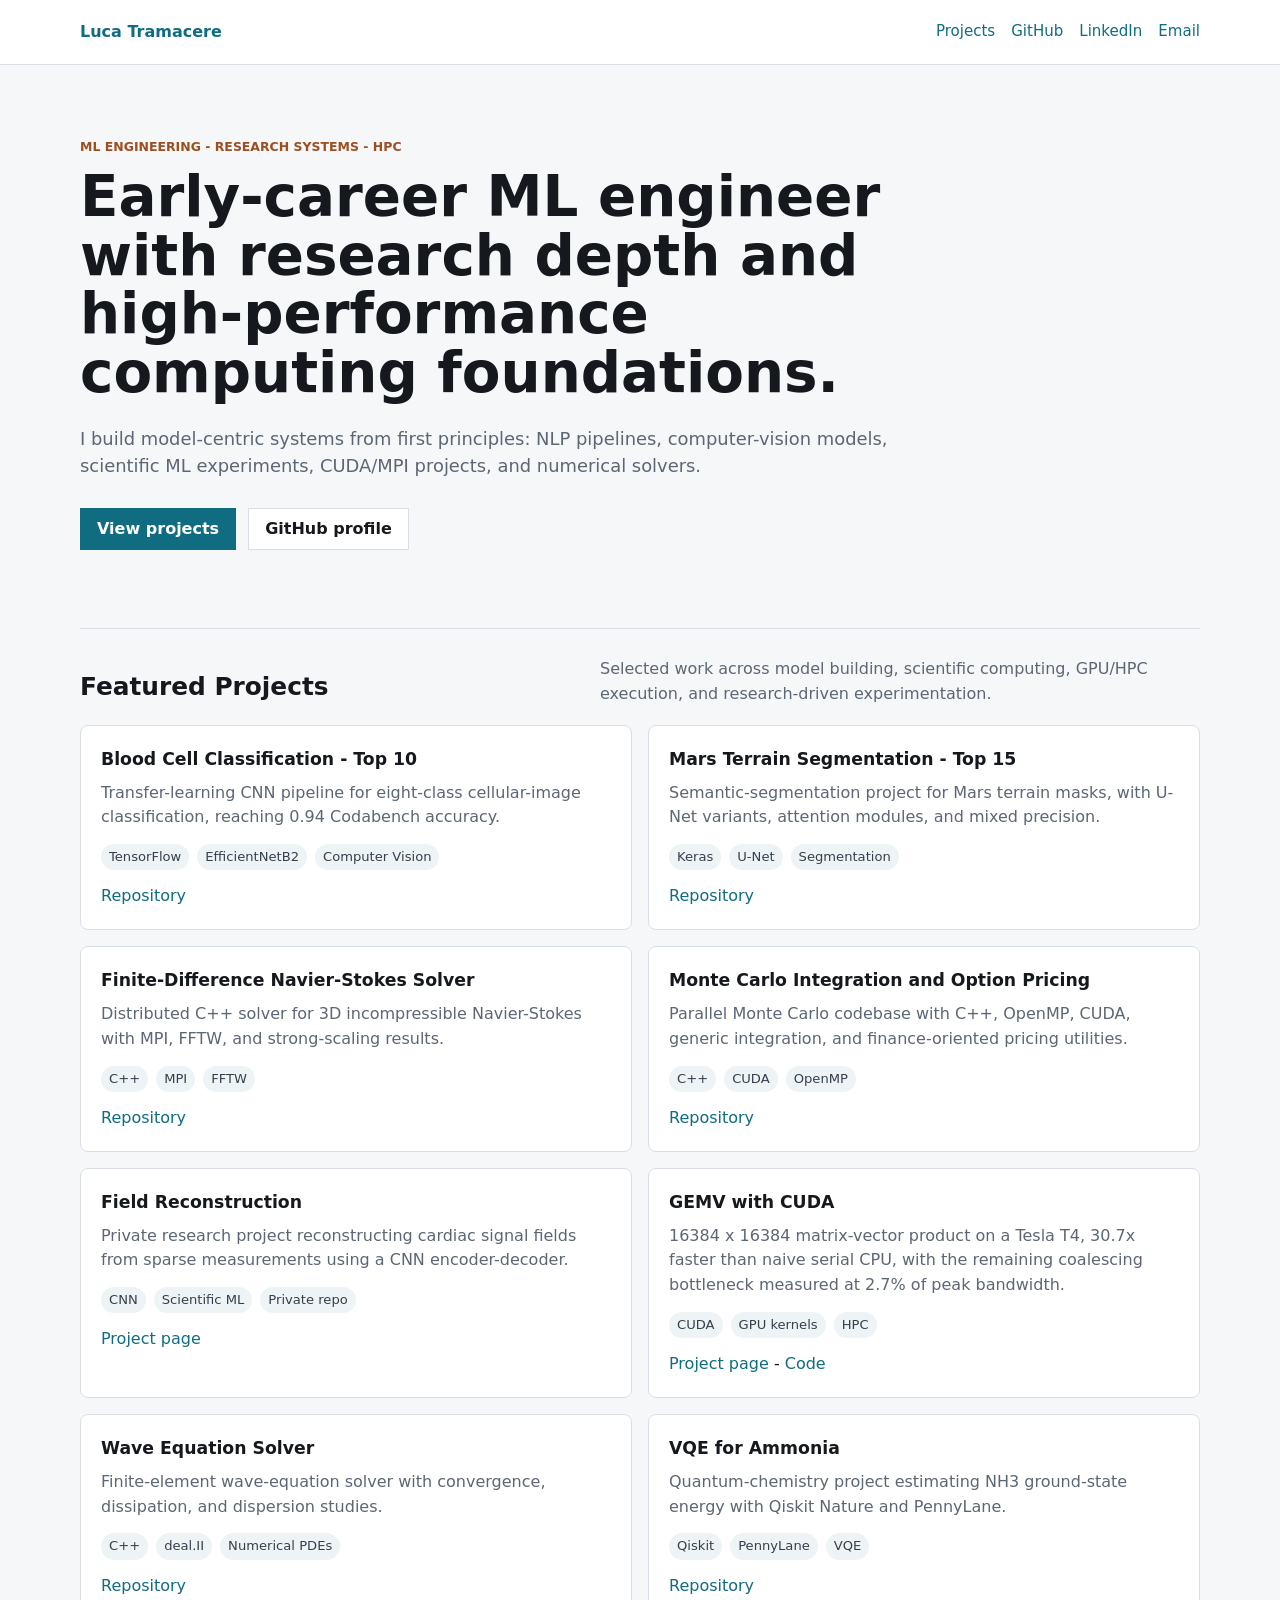
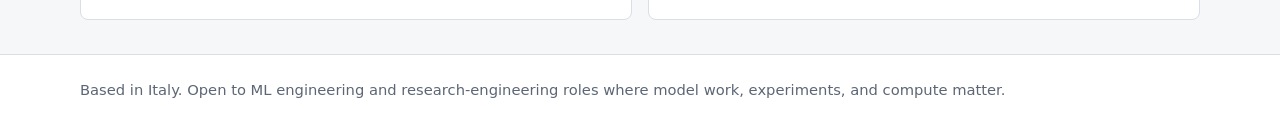
<file: index.html>
<!doctype html>
<html lang="en">
  <head>
    <meta charset="utf-8">
    <meta name="viewport" content="width=device-width, initial-scale=1">
    <title>Luca Tramacere - ML and HPC Portfolio</title>
    <meta name="description" content="Machine learning, research engineering, and high-performance computing portfolio for Luca Tramacere.">
    <link rel="stylesheet" href="styles.css">
  </head>
  <body>
    <header class="site-header">
      <nav class="nav">
        <a class="brand" href="/">Luca Tramacere</a>
        <div class="nav-links">
          <a href="#projects">Projects</a>
          <a href="https://github.com/trama00">GitHub</a>
          <a href="https://www.linkedin.com/in/lucatramacere">LinkedIn</a>
          <a href="mailto:luca.tramacere@gmail.com">Email</a>
        </div>
      </nav>
    </header>

    <main>
      <section class="hero">
        <div class="wrap">
          <p class="eyebrow">ML engineering - research systems - HPC</p>
          <h1>Early-career ML engineer with research depth and high-performance computing foundations.</h1>
          <p class="lead">I build model-centric systems from first principles: NLP pipelines, computer-vision models, scientific ML experiments, CUDA/MPI projects, and numerical solvers.</p>
          <div class="actions">
            <a class="button primary" href="#projects">View projects</a>
            <a class="button" href="https://github.com/trama00">GitHub profile</a>
          </div>
        </div>
      </section>

      <section id="projects">
        <div class="wrap">
          <div class="section-head">
            <h2>Featured Projects</h2>
            <p class="section-note">Selected work across model building, scientific computing, GPU/HPC execution, and research-driven experimentation.</p>
          </div>
          <div class="grid">
            <article class="card">
              <h3>Blood Cell Classification - Top 10</h3>
              <p>Transfer-learning CNN pipeline for eight-class cellular-image classification, reaching 0.94 Codabench accuracy.</p>
              <div class="meta"><span class="tag">TensorFlow</span><span class="tag">EfficientNetB2</span><span class="tag">Computer Vision</span></div>
              <a href="https://github.com/trama00/ANN-blood-cells">Repository</a>
            </article>
            <article class="card">
              <h3>Mars Terrain Segmentation - Top 15</h3>
              <p>Semantic-segmentation project for Mars terrain masks, with U-Net variants, attention modules, and mixed precision.</p>
              <div class="meta"><span class="tag">Keras</span><span class="tag">U-Net</span><span class="tag">Segmentation</span></div>
              <a href="https://github.com/trama00/ANN-mars-terrain">Repository</a>
            </article>
            <article class="card">
              <h3>Finite-Difference Navier-Stokes Solver</h3>
              <p>Distributed C++ solver for 3D incompressible Navier-Stokes with MPI, FFTW, and strong-scaling results.</p>
              <div class="meta"><span class="tag">C++</span><span class="tag">MPI</span><span class="tag">FFTW</span></div>
              <a href="https://github.com/trama00/finite-difference-navier-stokes">Repository</a>
            </article>
            <article class="card">
              <h3>Monte Carlo Integration and Option Pricing</h3>
              <p>Parallel Monte Carlo codebase with C++, OpenMP, CUDA, generic integration, and finance-oriented pricing utilities.</p>
              <div class="meta"><span class="tag">C++</span><span class="tag">CUDA</span><span class="tag">OpenMP</span></div>
              <a href="https://github.com/trama00/AMSC-MonteCarlo">Repository</a>
            </article>
            <article class="card">
              <h3>Field Reconstruction</h3>
              <p>Private research project reconstructing cardiac signal fields from sparse measurements using a CNN encoder-decoder.</p>
              <div class="meta"><span class="tag">CNN</span><span class="tag">Scientific ML</span><span class="tag">Private repo</span></div>
              <a href="projects/field-reconstruction.html">Project page</a>
            </article>
            <article class="card">
              <h3>GEMV with CUDA</h3>
              <p>16384 x 16384 matrix-vector product on a Tesla T4, 30.7x faster than naive serial CPU, with the remaining coalescing bottleneck measured at 2.7% of peak bandwidth.</p>
              <div class="meta"><span class="tag">CUDA</span><span class="tag">GPU kernels</span><span class="tag">HPC</span></div>
              <a href="projects/gemv-cuda.html">Project page</a> - <a href="https://github.com/trama00/gemv-cuda">Code</a>
            </article>
            <article class="card">
              <h3>Wave Equation Solver</h3>
              <p>Finite-element wave-equation solver with convergence, dissipation, and dispersion studies.</p>
              <div class="meta"><span class="tag">C++</span><span class="tag">deal.II</span><span class="tag">Numerical PDEs</span></div>
              <a href="https://github.com/trama00/nmpde-QiaoTramacereWang">Repository</a>
            </article>
            <article class="card">
              <h3>VQE for Ammonia</h3>
              <p>Quantum-chemistry project estimating NH3 ground-state energy with Qiskit Nature and PennyLane.</p>
              <div class="meta"><span class="tag">Qiskit</span><span class="tag">PennyLane</span><span class="tag">VQE</span></div>
              <a href="https://github.com/trama00/VQE-NH3">Repository</a>
            </article>
          </div>
        </div>
      </section>
    </main>

    <footer class="site-footer">
      <div class="wrap">Based in Italy. Open to ML engineering and research-engineering roles where model work, experiments, and compute matter.</div>
    </footer>
  </body>
</html>
</file>
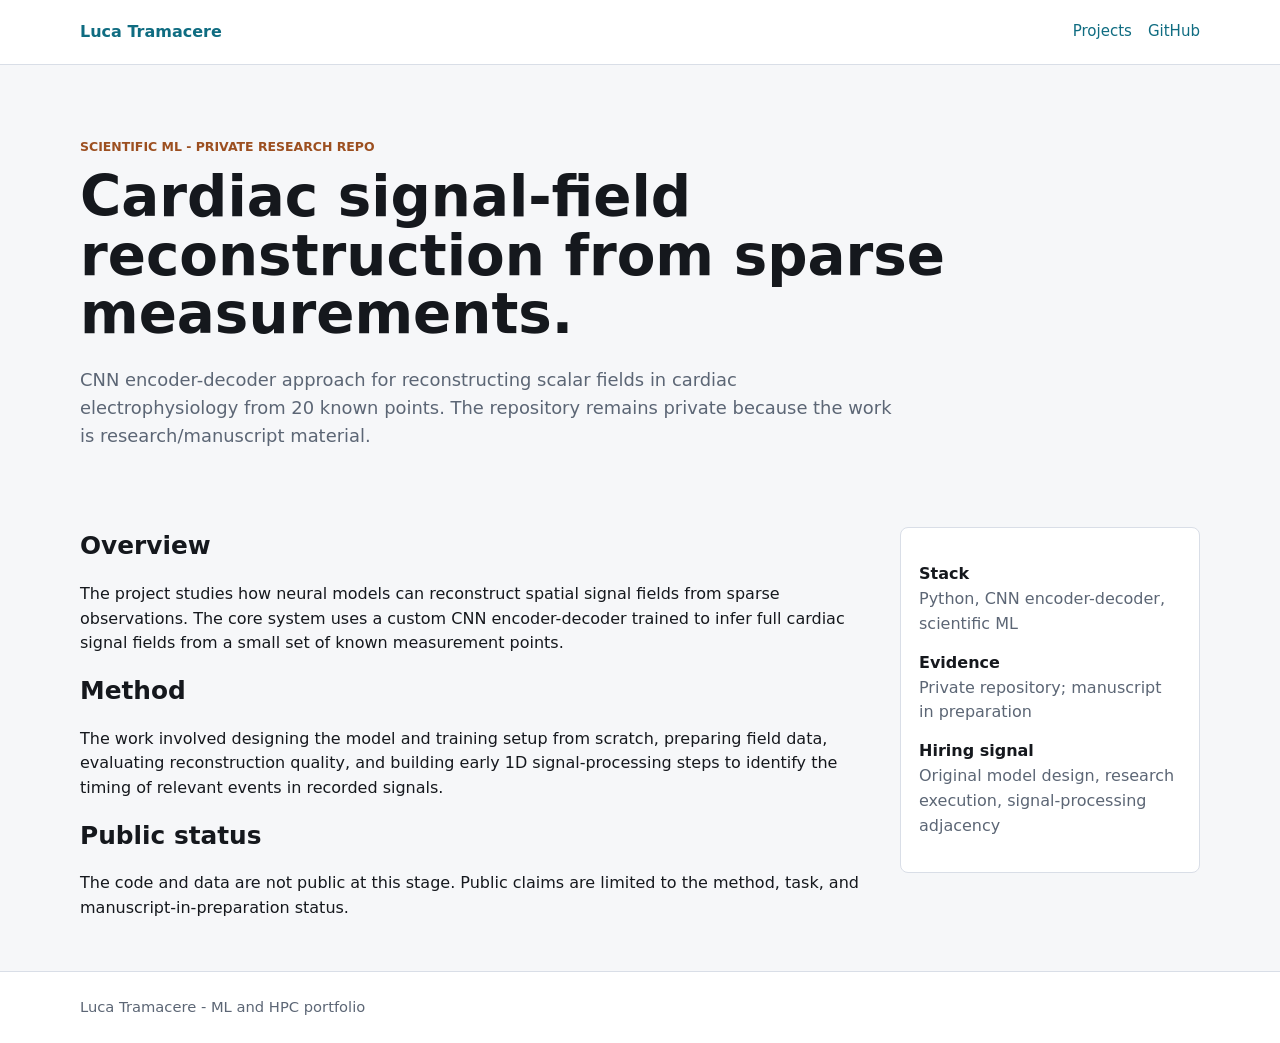
<file: projects/field-reconstruction.html>
<!doctype html>
<html lang="en">
  <head>
    <meta charset="utf-8">
    <meta name="viewport" content="width=device-width, initial-scale=1">
    <title>Field Reconstruction - Luca Tramacere</title>
    <link rel="stylesheet" href="../styles.css">
  </head>
  <body>
    <header class="site-header"><nav class="nav"><a class="brand" href="../">Luca Tramacere</a><div class="nav-links"><a href="../#projects">Projects</a><a href="https://github.com/trama00">GitHub</a></div></nav></header>
    <main class="wrap">
      <section class="hero">
        <p class="eyebrow">Scientific ML - private research repo</p>
        <h1>Cardiac signal-field reconstruction from sparse measurements.</h1>
        <p class="lead">CNN encoder-decoder approach for reconstructing scalar fields in cardiac electrophysiology from 20 known points. The repository remains private because the work is research/manuscript material.</p>
      </section>
      <section class="project-layout">
        <article>
          <h2>Overview</h2>
          <p>The project studies how neural models can reconstruct spatial signal fields from sparse observations. The core system uses a custom CNN encoder-decoder trained to infer full cardiac signal fields from a small set of known measurement points.</p>
          <h2>Method</h2>
          <p>The work involved designing the model and training setup from scratch, preparing field data, evaluating reconstruction quality, and building early 1D signal-processing steps to identify the timing of relevant events in recorded signals.</p>
          <h2>Public status</h2>
          <p>The code and data are not public at this stage. Public claims are limited to the method, task, and manuscript-in-preparation status.</p>
        </article>
        <aside class="facts">
          <dl>
            <dt>Stack</dt><dd>Python, CNN encoder-decoder, scientific ML</dd>
            <dt>Evidence</dt><dd>Private repository; manuscript in preparation</dd>
            <dt>Hiring signal</dt><dd>Original model design, research execution, signal-processing adjacency</dd>
          </dl>
        </aside>
      </section>
    </main>
    <footer class="site-footer"><div class="wrap">Luca Tramacere - ML and HPC portfolio</div></footer>
  </body>
</html>
</file>
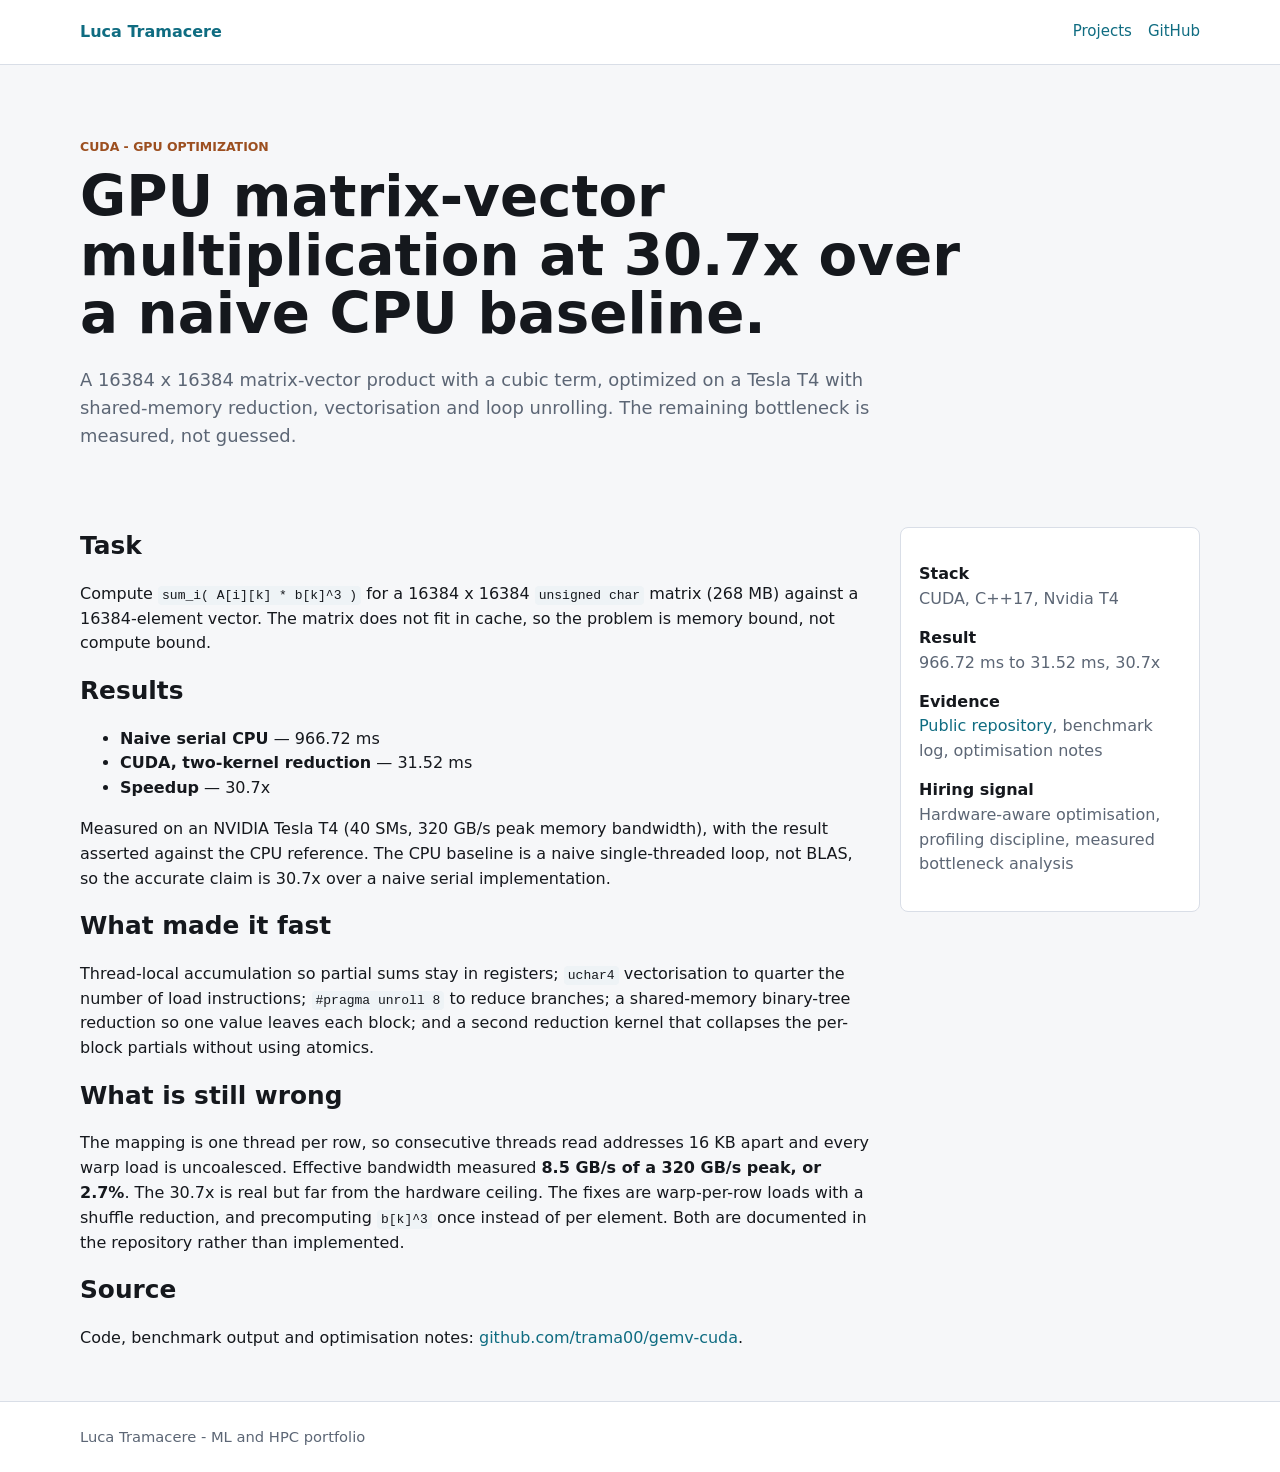
<file: projects/gemv-cuda.html>
<!doctype html>
<html lang="en">
  <head>
    <meta charset="utf-8">
    <meta name="viewport" content="width=device-width, initial-scale=1">
    <title>GEMV with CUDA - Luca Tramacere</title>
    <link rel="stylesheet" href="../styles.css">
  </head>
  <body>
    <header class="site-header"><nav class="nav"><a class="brand" href="../">Luca Tramacere</a><div class="nav-links"><a href="../#projects">Projects</a><a href="https://github.com/trama00">GitHub</a></div></nav></header>
    <main class="wrap">
      <section class="hero">
        <p class="eyebrow">CUDA - GPU optimization</p>
        <h1>GPU matrix-vector multiplication at 30.7x over a naive CPU baseline.</h1>
        <p class="lead">A 16384 x 16384 matrix-vector product with a cubic term, optimized on a Tesla T4 with shared-memory reduction, vectorisation and loop unrolling. The remaining bottleneck is measured, not guessed.</p>
      </section>
      <section class="project-layout">
        <article>
          <h2>Task</h2>
          <p>Compute <code>sum_i( A[i][k] * b[k]^3 )</code> for a 16384 x 16384 <code>unsigned char</code> matrix (268 MB) against a 16384-element vector. The matrix does not fit in cache, so the problem is memory bound, not compute bound.</p>
          <h2>Results</h2>
          <ul>
            <li><strong>Naive serial CPU</strong> — 966.72 ms</li>
            <li><strong>CUDA, two-kernel reduction</strong> — 31.52 ms</li>
            <li><strong>Speedup</strong> — 30.7x</li>
          </ul>
          <p>Measured on an NVIDIA Tesla T4 (40 SMs, 320 GB/s peak memory bandwidth), with the result asserted against the CPU reference. The CPU baseline is a naive single-threaded loop, not BLAS, so the accurate claim is 30.7x over a naive serial implementation.</p>
          <h2>What made it fast</h2>
          <p>Thread-local accumulation so partial sums stay in registers; <code>uchar4</code> vectorisation to quarter the number of load instructions; <code>#pragma unroll 8</code> to reduce branches; a shared-memory binary-tree reduction so one value leaves each block; and a second reduction kernel that collapses the per-block partials without using atomics.</p>
          <h2>What is still wrong</h2>
          <p>The mapping is one thread per row, so consecutive threads read addresses 16 KB apart and every warp load is uncoalesced. Effective bandwidth measured <strong>8.5 GB/s of a 320 GB/s peak, or 2.7%</strong>. The 30.7x is real but far from the hardware ceiling. The fixes are warp-per-row loads with a shuffle reduction, and precomputing <code>b[k]^3</code> once instead of per element. Both are documented in the repository rather than implemented.</p>
          <h2>Source</h2>
          <p>Code, benchmark output and optimisation notes: <a href="https://github.com/trama00/gemv-cuda">github.com/trama00/gemv-cuda</a>.</p>
        </article>
        <aside class="facts">
          <dl>
            <dt>Stack</dt><dd>CUDA, C++17, Nvidia T4</dd>
            <dt>Result</dt><dd>966.72 ms to 31.52 ms, 30.7x</dd>
            <dt>Evidence</dt><dd><a href="https://github.com/trama00/gemv-cuda">Public repository</a>, benchmark log, optimisation notes</dd>
            <dt>Hiring signal</dt><dd>Hardware-aware optimisation, profiling discipline, measured bottleneck analysis</dd>
          </dl>
        </aside>
      </section>
    </main>
    <footer class="site-footer"><div class="wrap">Luca Tramacere - ML and HPC portfolio</div></footer>
  </body>
</html>
</file>
<file: styles.css>
:root {
  color-scheme: light;
  --bg: #f6f7f9;
  --panel: #ffffff;
  --ink: #15181d;
  --muted: #5c6675;
  --line: #d9dee7;
  --accent: #0f6c81;
  --accent-2: #9c4f20;
  --code: #eef3f6;
}

* {
  box-sizing: border-box;
}

body {
  margin: 0;
  background: var(--bg);
  color: var(--ink);
  font-family: Inter, ui-sans-serif, system-ui, -apple-system, BlinkMacSystemFont, "Segoe UI", sans-serif;
  line-height: 1.55;
}

a {
  color: var(--accent);
  text-decoration: none;
}

a:hover {
  text-decoration: underline;
}

.site-header,
.site-footer {
  border-bottom: 1px solid var(--line);
  background: var(--panel);
}

.site-footer {
  border-top: 1px solid var(--line);
  border-bottom: 0;
}

.nav,
.wrap {
  width: min(1120px, calc(100% - 40px));
  margin: 0 auto;
}

.nav {
  min-height: 64px;
  display: flex;
  align-items: center;
  justify-content: space-between;
  gap: 24px;
}

.brand {
  font-weight: 700;
  letter-spacing: 0;
}

.nav-links {
  display: flex;
  flex-wrap: wrap;
  gap: 16px;
  font-size: 0.94rem;
}

.hero {
  padding: 72px 0 44px;
}

.eyebrow {
  margin: 0 0 12px;
  color: var(--accent-2);
  font-weight: 700;
  text-transform: uppercase;
  font-size: 0.78rem;
}

h1 {
  max-width: 880px;
  margin: 0;
  font-size: clamp(2rem, 4.4vw, 4.1rem);
  line-height: 1.04;
  letter-spacing: 0;
}

.lead {
  max-width: 820px;
  color: var(--muted);
  font-size: 1.12rem;
  margin: 22px 0 0;
}

.actions {
  display: flex;
  flex-wrap: wrap;
  gap: 12px;
  margin-top: 28px;
}

.button {
  display: inline-flex;
  align-items: center;
  min-height: 42px;
  padding: 0 16px;
  border: 1px solid var(--line);
  background: var(--panel);
  color: var(--ink);
  font-weight: 650;
}

.button.primary {
  border-color: var(--accent);
  background: var(--accent);
  color: white;
}

section {
  padding: 34px 0;
}

.section-head {
  display: flex;
  justify-content: space-between;
  align-items: end;
  gap: 24px;
  border-top: 1px solid var(--line);
  padding-top: 28px;
  margin-bottom: 18px;
}

h2 {
  margin: 0;
  font-size: 1.55rem;
}

.section-note {
  max-width: 600px;
  margin: 0;
  color: var(--muted);
}

.grid {
  display: grid;
  grid-template-columns: repeat(2, minmax(0, 1fr));
  gap: 16px;
}

.card {
  background: var(--panel);
  border: 1px solid var(--line);
  border-radius: 8px;
  padding: 20px;
}

.card h3 {
  margin: 0 0 8px;
  font-size: 1.08rem;
}

.card p {
  margin: 0 0 12px;
  color: var(--muted);
}

.meta {
  display: flex;
  flex-wrap: wrap;
  gap: 8px;
  margin: 14px 0;
}

.tag {
  display: inline-flex;
  padding: 3px 8px;
  background: var(--code);
  border-radius: 999px;
  color: #33404d;
  font-size: 0.82rem;
}

.project-layout {
  display: grid;
  grid-template-columns: minmax(0, 1fr) 300px;
  gap: 26px;
  align-items: start;
}

.facts {
  background: var(--panel);
  border: 1px solid var(--line);
  border-radius: 8px;
  padding: 18px;
}

.facts dt {
  font-weight: 700;
}

.facts dd {
  margin: 0 0 14px;
  color: var(--muted);
}

pre,
code {
  background: var(--code);
}

code {
  padding: 2px 4px;
  border-radius: 4px;
}

footer .wrap {
  padding: 24px 0;
  color: var(--muted);
  font-size: 0.92rem;
}

@media (max-width: 760px) {
  .nav {
    align-items: flex-start;
    flex-direction: column;
    padding: 16px 0;
  }

  .grid,
  .project-layout {
    grid-template-columns: 1fr;
  }

  .section-head {
    display: block;
  }
}
</file>
